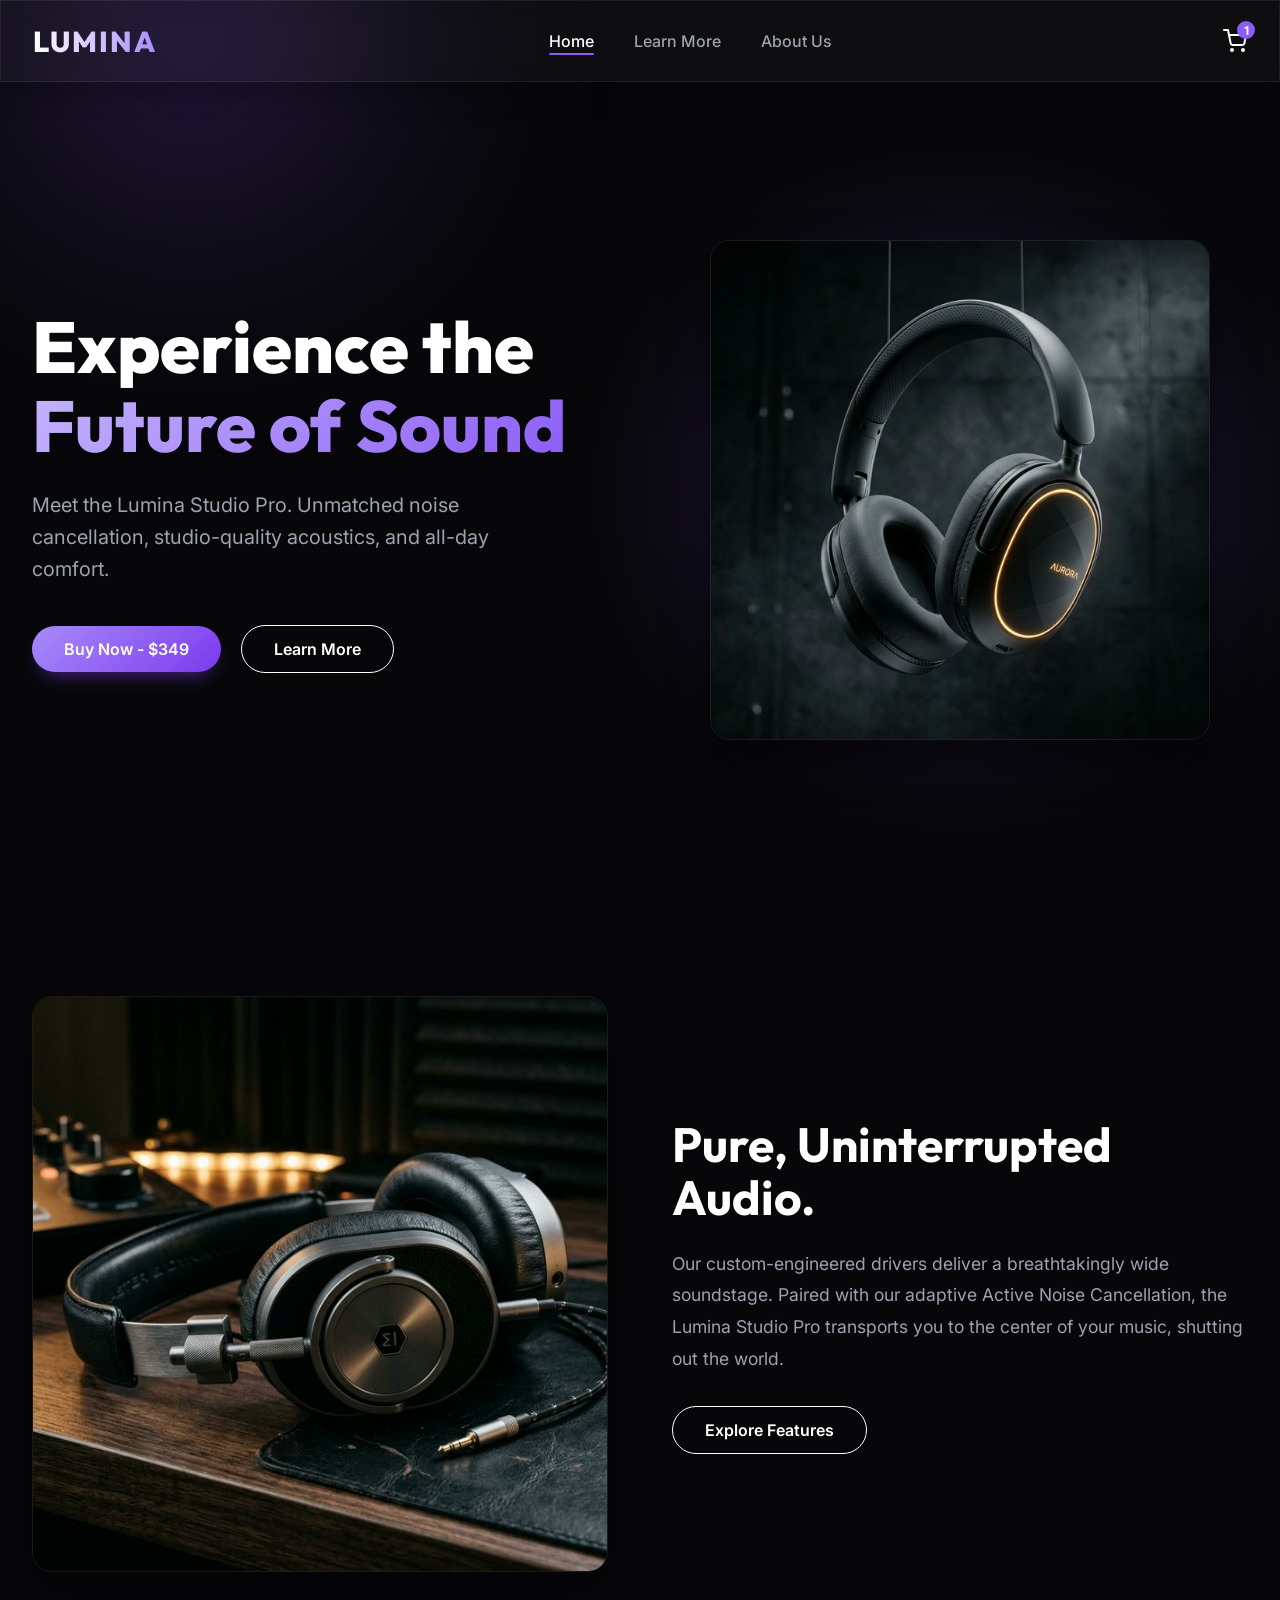
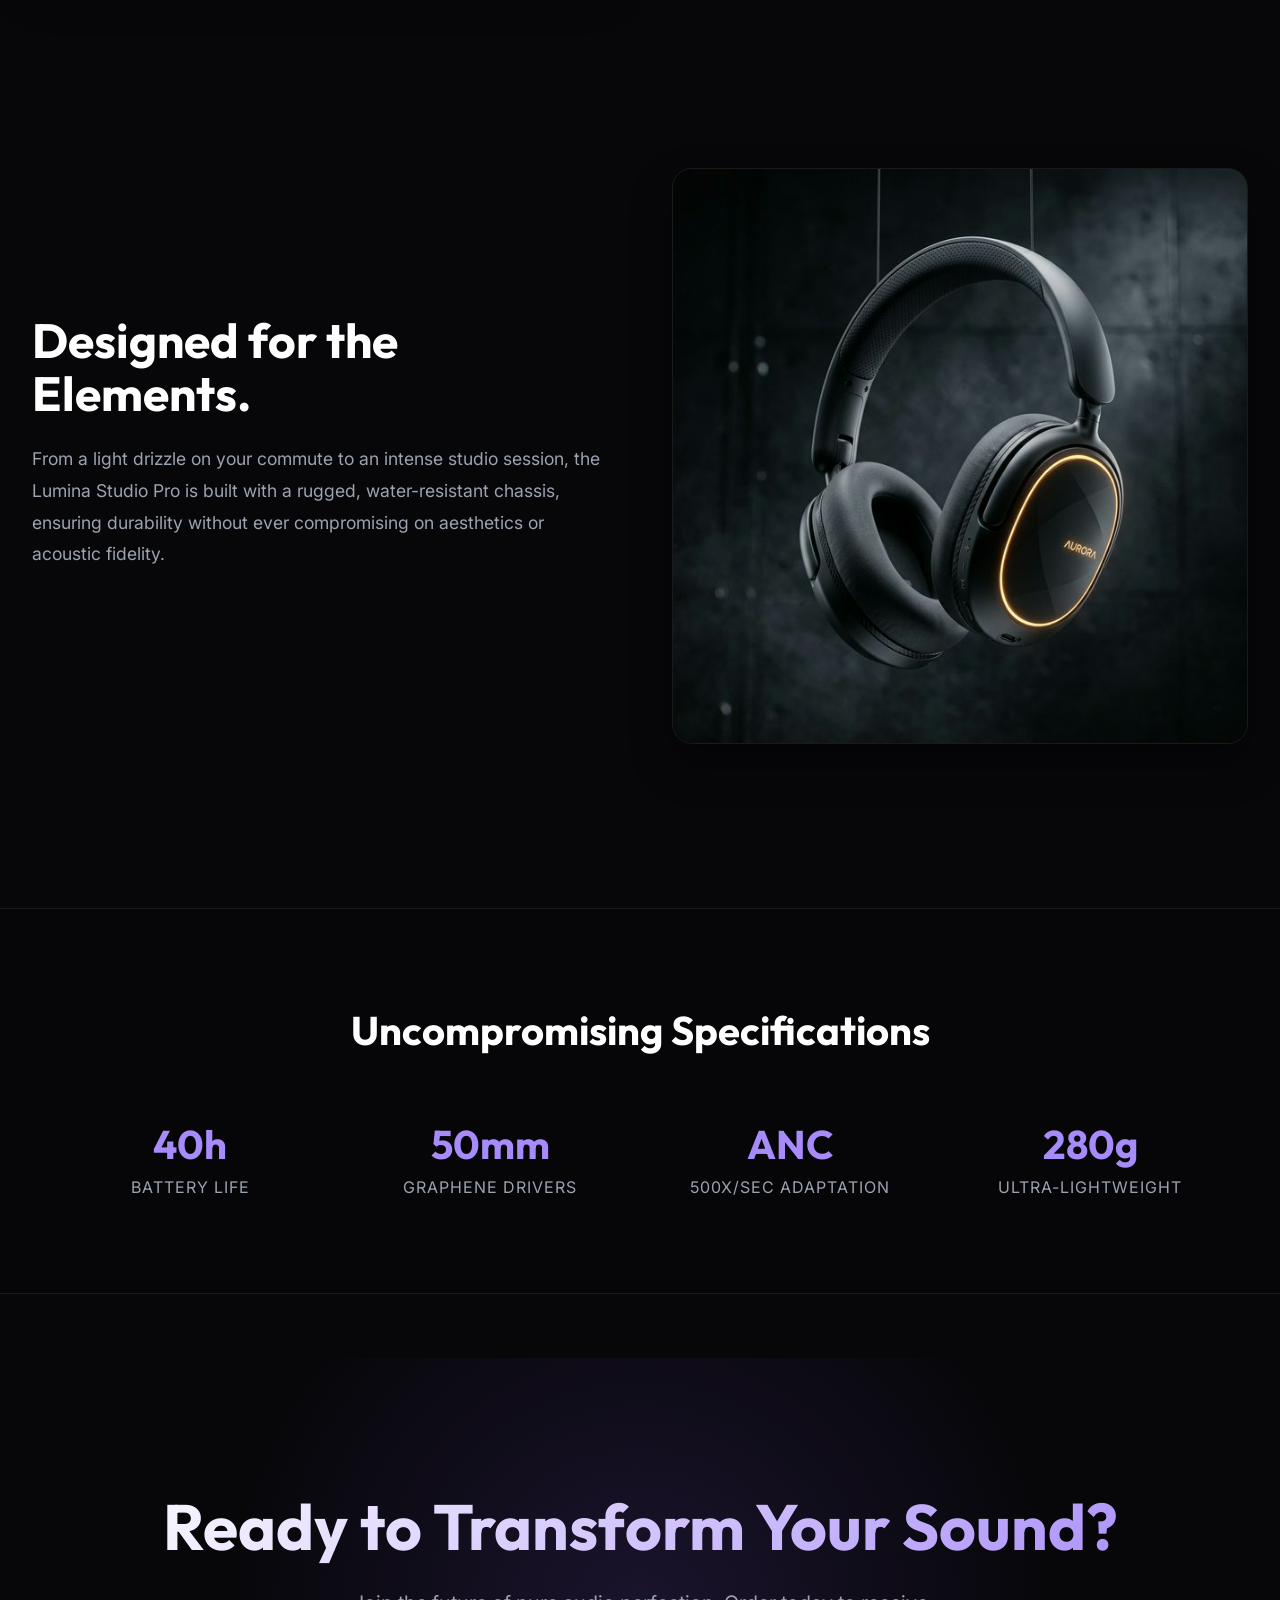
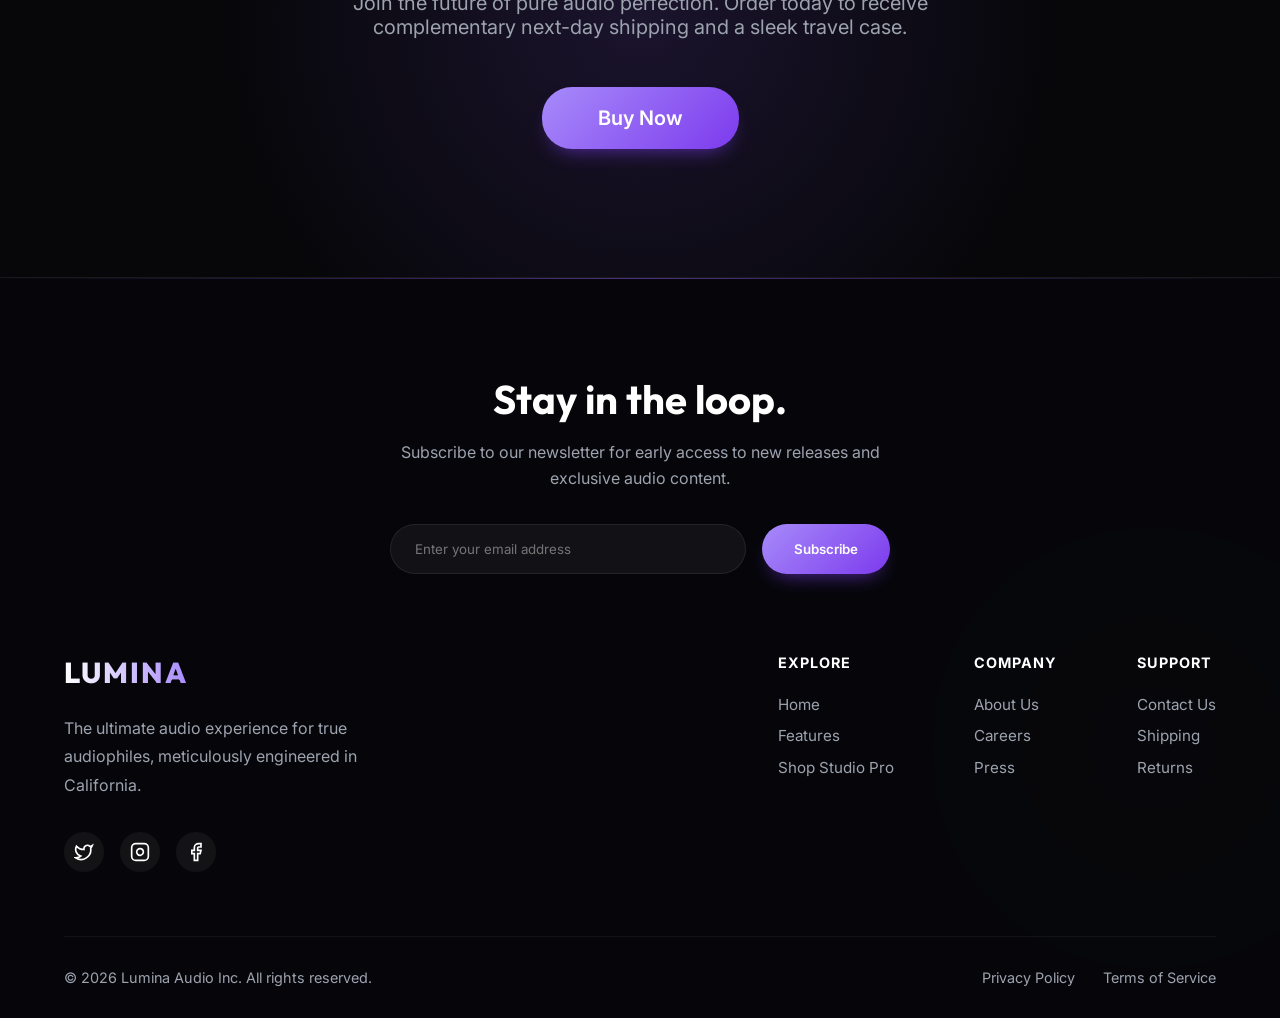
<file: index.html>
<!DOCTYPE html>
<html lang="en">
<head>
    <meta charset="UTF-8">
    <meta name="viewport" content="width=device-width, initial-scale=1.0">
    <title>Lumina | The Ultimate Headphone</title>
    <link rel="icon" type="image/svg+xml" href="images/favicon.svg">
    <link rel="stylesheet" href="css/style.css">
</head>
<body>
    <nav class="navbar glass">
        <div class="container nav-content">
            <a href="index.html" class="logo">LUMINA</a>
            <input type="checkbox" id="nav-toggle" class="nav-toggle">
            <ul class="nav-links">
                <li><a href="index.html" class="active">Home</a></li>
                <li><a href="pages/learn.html">Learn More</a></li>
                <li><a href="pages/about.html">About Us</a></li>
            </ul>
            <div class="nav-icons" style="display: flex; align-items: center;">
                <a href="pages/cart.html" class="cart-icon">
                    <svg width="24" height="24" viewBox="0 0 24 24" fill="none" stroke="currentColor" stroke-width="2" stroke-linecap="round" stroke-linejoin="round"><circle cx="9" cy="21" r="1"></circle><circle cx="20" cy="21" r="1"></circle><path d="M1 1h4l2.68 13.39a2 2 0 0 0 2 1.61h9.72a2 2 0 0 0 2-1.61L23 6H6"></path></svg>
                    <span class="cart-badge">1</span>
                </a>
                <label for="nav-toggle" class="mobile-toggle" aria-label="Toggle navigation">
                    <svg width="24" height="24" viewBox="0 0 24 24" fill="none" stroke="currentColor" stroke-width="2" stroke-linecap="round" stroke-linejoin="round"><line x1="3" y1="12" x2="21" y2="12"></line><line x1="3" y1="6" x2="21" y2="6"></line><line x1="3" y1="18" x2="21" y2="18"></line></svg>
                </label>
            </div>
        </div>
    </nav>

    <header class="hero container">
        <div class="hero-text">
            <h1 class="hero-title">Experience the <br><span class="gradient-text">Future of Sound</span></h1>
            <p class="hero-subtitle">Meet the Lumina Studio Pro. Unmatched noise cancellation, studio-quality acoustics, and all-day comfort.</p>
            <a href="pages/cart.html" class="btn btn-primary">Buy Now - $349</a>
            <a href="pages/learn.html" class="btn btn-outline" style="margin-left: 1rem;">Learn More</a>
        </div>
        <div class="hero-image">
            <div class="image-glow"></div>
            <img src="images/hero-headphones.png" alt="Lumina Studio Pro" class="floating">
        </div>
    </header>

    <section class="container split-section">
        <div class="split-image">
            <img src="images/studio-headphones.png" alt="Acoustic Design">
        </div>
        <div class="split-text">
            <h2>Pure, Uninterrupted Audio.</h2>
            <p>Our custom-engineered drivers deliver a breathtakingly wide soundstage. Paired with our adaptive Active Noise Cancellation, the Lumina Studio Pro transports you to the center of your music, shutting out the world.</p>
            <a href="pages/learn.html" class="btn btn-outline">Explore Features</a>
        </div>
    </section>

    <!-- Durability Section -->
    <section class="container split-section split-reverse">
        <div class="split-image">
            <img src="images/hero-headphones.png" alt="Mobility and Durability">
        </div>
        <div class="split-text">
            <h2>Designed for the Elements.</h2>
            <p>From a light drizzle on your commute to an intense studio session, the Lumina Studio Pro is built with a rugged, water-resistant chassis, ensuring durability without ever compromising on aesthetics or acoustic fidelity.</p>
        </div>
    </section>

    <!-- Specifications Grid -->
    <section class="specs-section">
        <div class="container">
            <h2 class="specs-title">Uncompromising Specifications</h2>
            <div class="specs-grid">
                <div class="spec-item">
                    <h3>40h</h3>
                    <p>Battery Life</p>
                </div>
                <div class="spec-item">
                    <h3>50mm</h3>
                    <p>Graphene Drivers</p>
                </div>
                <div class="spec-item">
                    <h3>ANC</h3>
                    <p>500x/sec Adaptation</p>
                </div>
                <div class="spec-item">
                    <h3>280g</h3>
                    <p>Ultra-lightweight</p>
                </div>
            </div>
        </div>
    </section>

    <!-- Call to Action Section -->
    <section class="cta-section">
        <div class="container">
            <h2>Ready to Transform Your Sound?</h2>
            <p>Join the future of pure audio perfection. Order today to receive complementary next-day shipping and a sleek travel case.</p>
            <a href="pages/cart.html" class="btn btn-primary btn-large">Buy Now</a>
        </div>
    </section>

    <footer class="footer">
        <div class="container">
            <div class="footer-top">
                <div class="footer-newsletter">
                    <h2>Stay in the loop.</h2>
                    <p>Subscribe to our newsletter for early access to new releases and exclusive audio content.</p>
                    <form class="newsletter-form">
                        <input type="email" placeholder="Enter your email address" required>
                        <button type="submit" class="btn btn-primary">Subscribe</button>
                    </form>
                </div>
            </div>
            
            <div class="footer-content">
                <div class="footer-brand">
                    <a href="index.html" class="logo">LUMINA</a>
                    <p>The ultimate audio experience for true audiophiles, meticulously engineered in California.</p>
                    <div class="social-links">
                        <a href="#" aria-label="Twitter"><svg width="20" height="20" viewBox="0 0 24 24" fill="none" stroke="currentColor" stroke-width="2"><path d="M22 4s-.7 2.1-2 3.4c1.6 10-9.4 17.3-18 11.6 2.2.1 4.4-.6 6-2C3 15.5.5 9.6 3 5c2.2 2.6 5.6 4.1 9 4-.9-4.2 4-6.6 7-3.8 1.1 0 3-1.2 3-1.2z"></path></svg></a>
                        <a href="#" aria-label="Instagram"><svg width="20" height="20" viewBox="0 0 24 24" fill="none" stroke="currentColor" stroke-width="2"><rect x="2" y="2" width="20" height="20" rx="5" ry="5"></rect><path d="M16 11.37A4 4 0 1 1 12.63 8 4 4 0 0 1 16 11.37z"></path><line x1="17.5" y1="6.5" x2="17.51" y2="6.5"></line></svg></a>
                        <a href="#" aria-label="Facebook"><svg width="20" height="20" viewBox="0 0 24 24" fill="none" stroke="currentColor" stroke-width="2"><path d="M18 2h-3a5 5 0 0 0-5 5v3H7v4h3v8h4v-8h3l1-4h-4V7a1 1 0 0 1 1-1h3z"></path></svg></a>
                    </div>
                </div>
                
                <div class="footer-links">
                    <div class="link-group">
                        <h4>Explore</h4>
                        <a href="index.html">Home</a>
                        <a href="pages/learn.html">Features</a>
                        <a href="pages/cart.html">Shop Studio Pro</a>
                    </div>
                    <div class="link-group">
                        <h4>Company</h4>
                        <a href="pages/about.html">About Us</a>
                        <a href="#">Careers</a>
                        <a href="#">Press</a>
                    </div>
                    <div class="link-group">
                        <h4>Support</h4>
                        <a href="#">Contact Us</a>
                        <a href="#">Shipping</a>
                        <a href="#">Returns</a>
                    </div>
                </div>
            </div>
            
            <div class="footer-bottom">
                <p>&copy; 2026 Lumina Audio Inc. All rights reserved.</p>
                <div class="footer-legal">
                    <a href="#">Privacy Policy</a>
                    <a href="#">Terms of Service</a>
                </div>
            </div>
        </div>
    </footer>
</body>
</html>
</file>
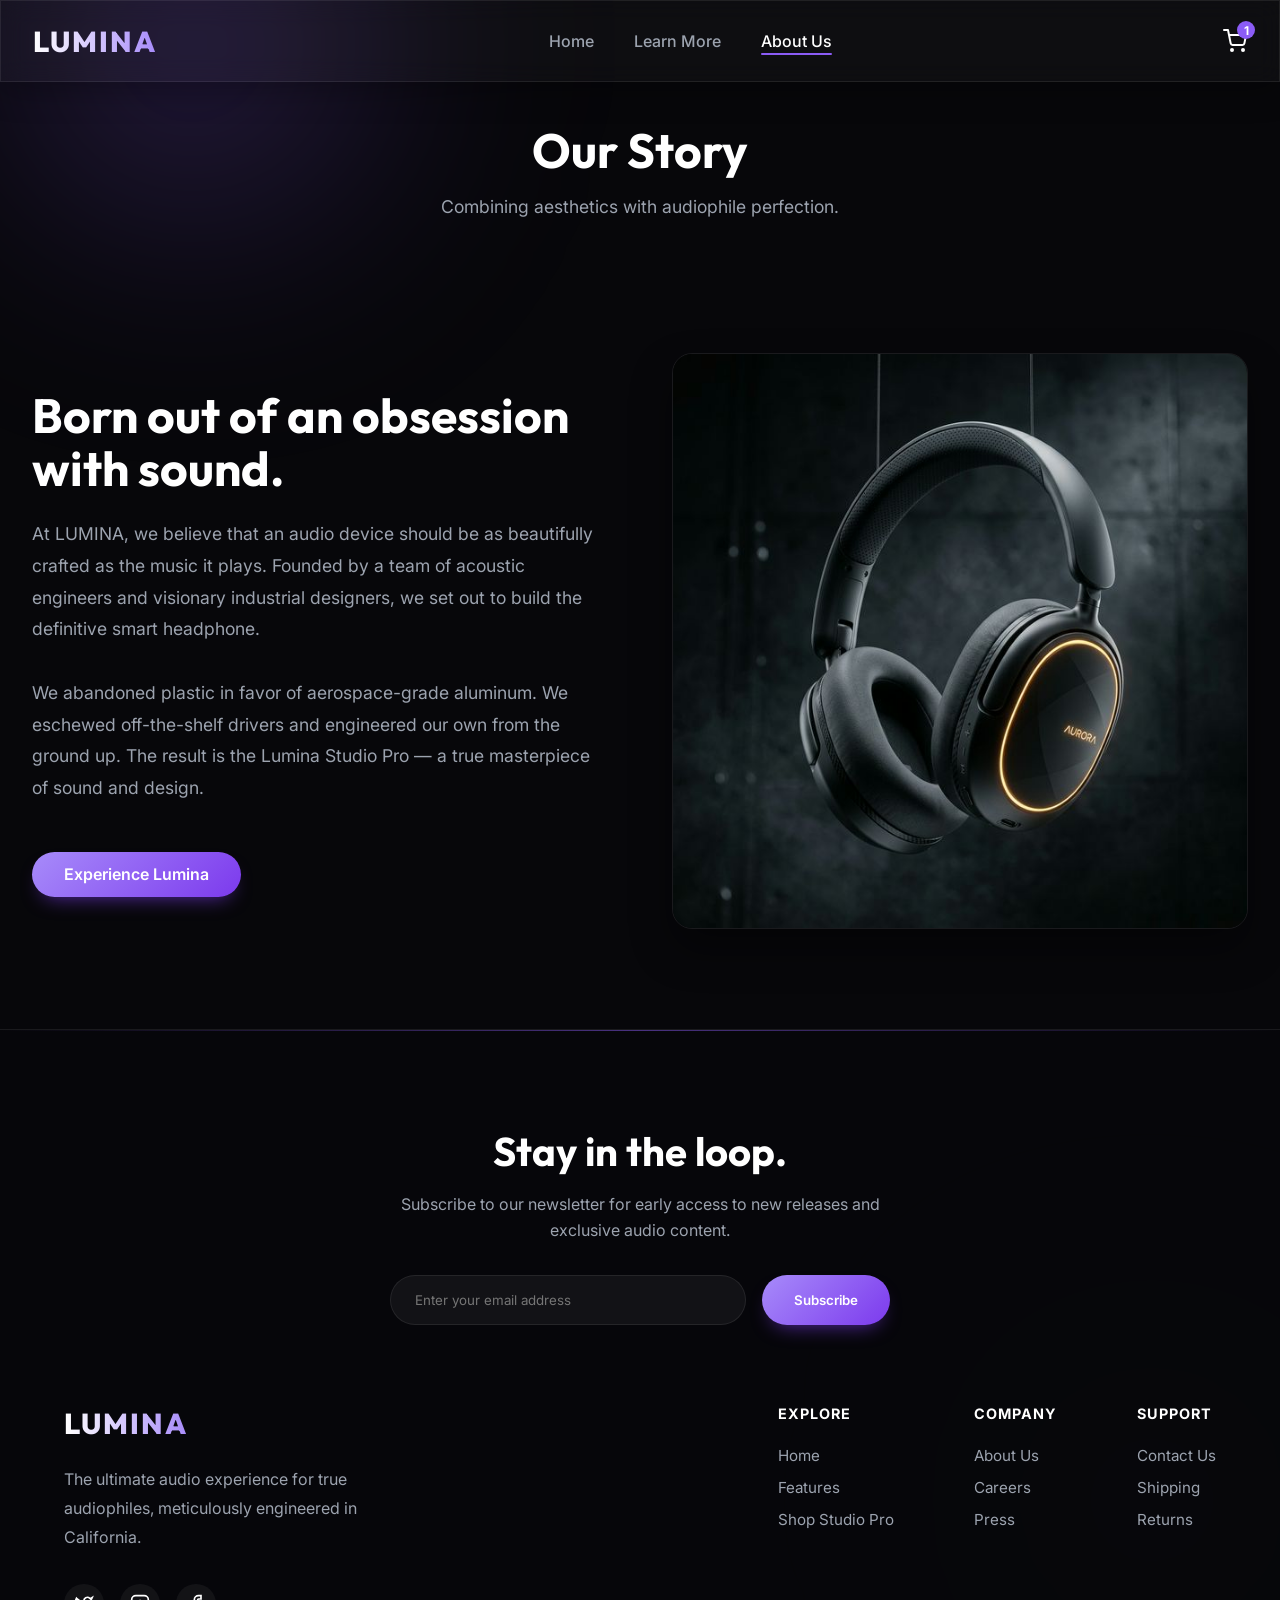
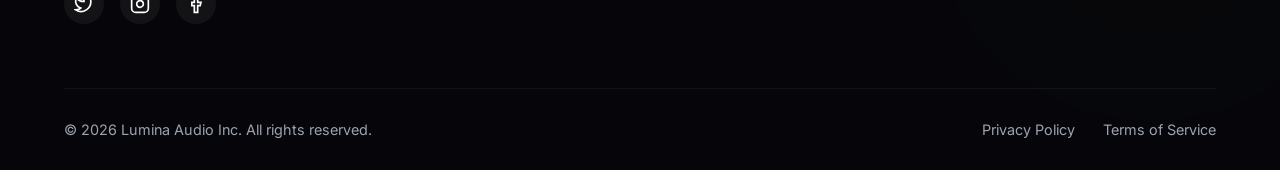
<file: pages/about.html>
<!DOCTYPE html>
<html lang="en">
<head>
    <meta charset="UTF-8">
    <meta name="viewport" content="width=device-width, initial-scale=1.0">
    <title>Lumina | About Us</title>
    <link rel="icon" type="image/svg+xml" href="../images/favicon.svg">
    <link rel="stylesheet" href="../css/style.css">
</head>
<body>
    <nav class="navbar glass">
        <div class="container nav-content">
            <a href="../index.html" class="logo">LUMINA</a>
            <input type="checkbox" id="nav-toggle" class="nav-toggle">
            <ul class="nav-links">
                <li><a href="../index.html">Home</a></li>
                <li><a href="learn.html">Learn More</a></li>
                <li><a href="about.html" class="active">About Us</a></li>
            </ul>
            <div class="nav-icons" style="display: flex; align-items: center;">
                <a href="cart.html" class="cart-icon">
                    <svg width="24" height="24" viewBox="0 0 24 24" fill="none" stroke="currentColor" stroke-width="2" stroke-linecap="round" stroke-linejoin="round"><circle cx="9" cy="21" r="1"></circle><circle cx="20" cy="21" r="1"></circle><path d="M1 1h4l2.68 13.39a2 2 0 0 0 2 1.61h9.72a2 2 0 0 0 2-1.61L23 6H6"></path></svg>
                    <span class="cart-badge">1</span>
                </a>
                <label for="nav-toggle" class="mobile-toggle" aria-label="Toggle navigation">
                    <svg width="24" height="24" viewBox="0 0 24 24" fill="none" stroke="currentColor" stroke-width="2" stroke-linecap="round" stroke-linejoin="round"><line x1="3" y1="12" x2="21" y2="12"></line><line x1="3" y1="6" x2="21" y2="6"></line><line x1="3" y1="18" x2="21" y2="18"></line></svg>
                </label>
            </div>
        </div>
    </nav>

    <div class="page-header container">
        <h1>Our Story</h1>
        <p>Combining aesthetics with audiophile perfection.</p>
    </div>

    <section class="container split-section">
        <div class="split-text">
            <h2>Born out of an obsession with sound.</h2>
            <p>At LUMINA, we believe that an audio device should be as beautifully crafted as the music it plays. Founded by a team of acoustic engineers and visionary industrial designers, we set out to build the definitive smart headphone.</p>
            <p>We abandoned plastic in favor of aerospace-grade aluminum. We eschewed off-the-shelf drivers and engineered our own from the ground up. The result is the Lumina Studio Pro — a true masterpiece of sound and design.</p>
            <a href="cart.html" class="btn btn-primary" style="margin-top: 1rem;">Experience Lumina</a>
        </div>
        <div class="split-image">
            <img src="../images/hero-headphones.png" alt="Design Process">
        </div>
    </section>

    <footer class="footer">
        <div class="container">
            <div class="footer-top">
                <div class="footer-newsletter">
                    <h2>Stay in the loop.</h2>
                    <p>Subscribe to our newsletter for early access to new releases and exclusive audio content.</p>
                    <form class="newsletter-form">
                        <input type="email" placeholder="Enter your email address" required>
                        <button type="submit" class="btn btn-primary">Subscribe</button>
                    </form>
                </div>
            </div>
            
            <div class="footer-content">
                <div class="footer-brand">
                    <a href="../index.html" class="logo">LUMINA</a>
                    <p>The ultimate audio experience for true audiophiles, meticulously engineered in California.</p>
                    <div class="social-links">
                        <a href="#" aria-label="Twitter"><svg width="20" height="20" viewBox="0 0 24 24" fill="none" stroke="currentColor" stroke-width="2"><path d="M22 4s-.7 2.1-2 3.4c1.6 10-9.4 17.3-18 11.6 2.2.1 4.4-.6 6-2C3 15.5.5 9.6 3 5c2.2 2.6 5.6 4.1 9 4-.9-4.2 4-6.6 7-3.8 1.1 0 3-1.2 3-1.2z"></path></svg></a>
                        <a href="#" aria-label="Instagram"><svg width="20" height="20" viewBox="0 0 24 24" fill="none" stroke="currentColor" stroke-width="2"><rect x="2" y="2" width="20" height="20" rx="5" ry="5"></rect><path d="M16 11.37A4 4 0 1 1 12.63 8 4 4 0 0 1 16 11.37z"></path><line x1="17.5" y1="6.5" x2="17.51" y2="6.5"></line></svg></a>
                        <a href="#" aria-label="Facebook"><svg width="20" height="20" viewBox="0 0 24 24" fill="none" stroke="currentColor" stroke-width="2"><path d="M18 2h-3a5 5 0 0 0-5 5v3H7v4h3v8h4v-8h3l1-4h-4V7a1 1 0 0 1 1-1h3z"></path></svg></a>
                    </div>
                </div>
                
                <div class="footer-links">
                    <div class="link-group">
                        <h4>Explore</h4>
                        <a href="../index.html">Home</a>
                        <a href="learn.html">Features</a>
                        <a href="cart.html">Shop Studio Pro</a>
                    </div>
                    <div class="link-group">
                        <h4>Company</h4>
                        <a href="about.html">About Us</a>
                        <a href="#">Careers</a>
                        <a href="#">Press</a>
                    </div>
                    <div class="link-group">
                        <h4>Support</h4>
                        <a href="#">Contact Us</a>
                        <a href="#">Shipping</a>
                        <a href="#">Returns</a>
                    </div>
                </div>
            </div>
            
            <div class="footer-bottom">
                <p>&copy; 2026 Lumina Audio Inc. All rights reserved.</p>
                <div class="footer-legal">
                    <a href="#">Privacy Policy</a>
                    <a href="#">Terms of Service</a>
                </div>
            </div>
        </div>
    </footer>
</body>
</html>
</file>
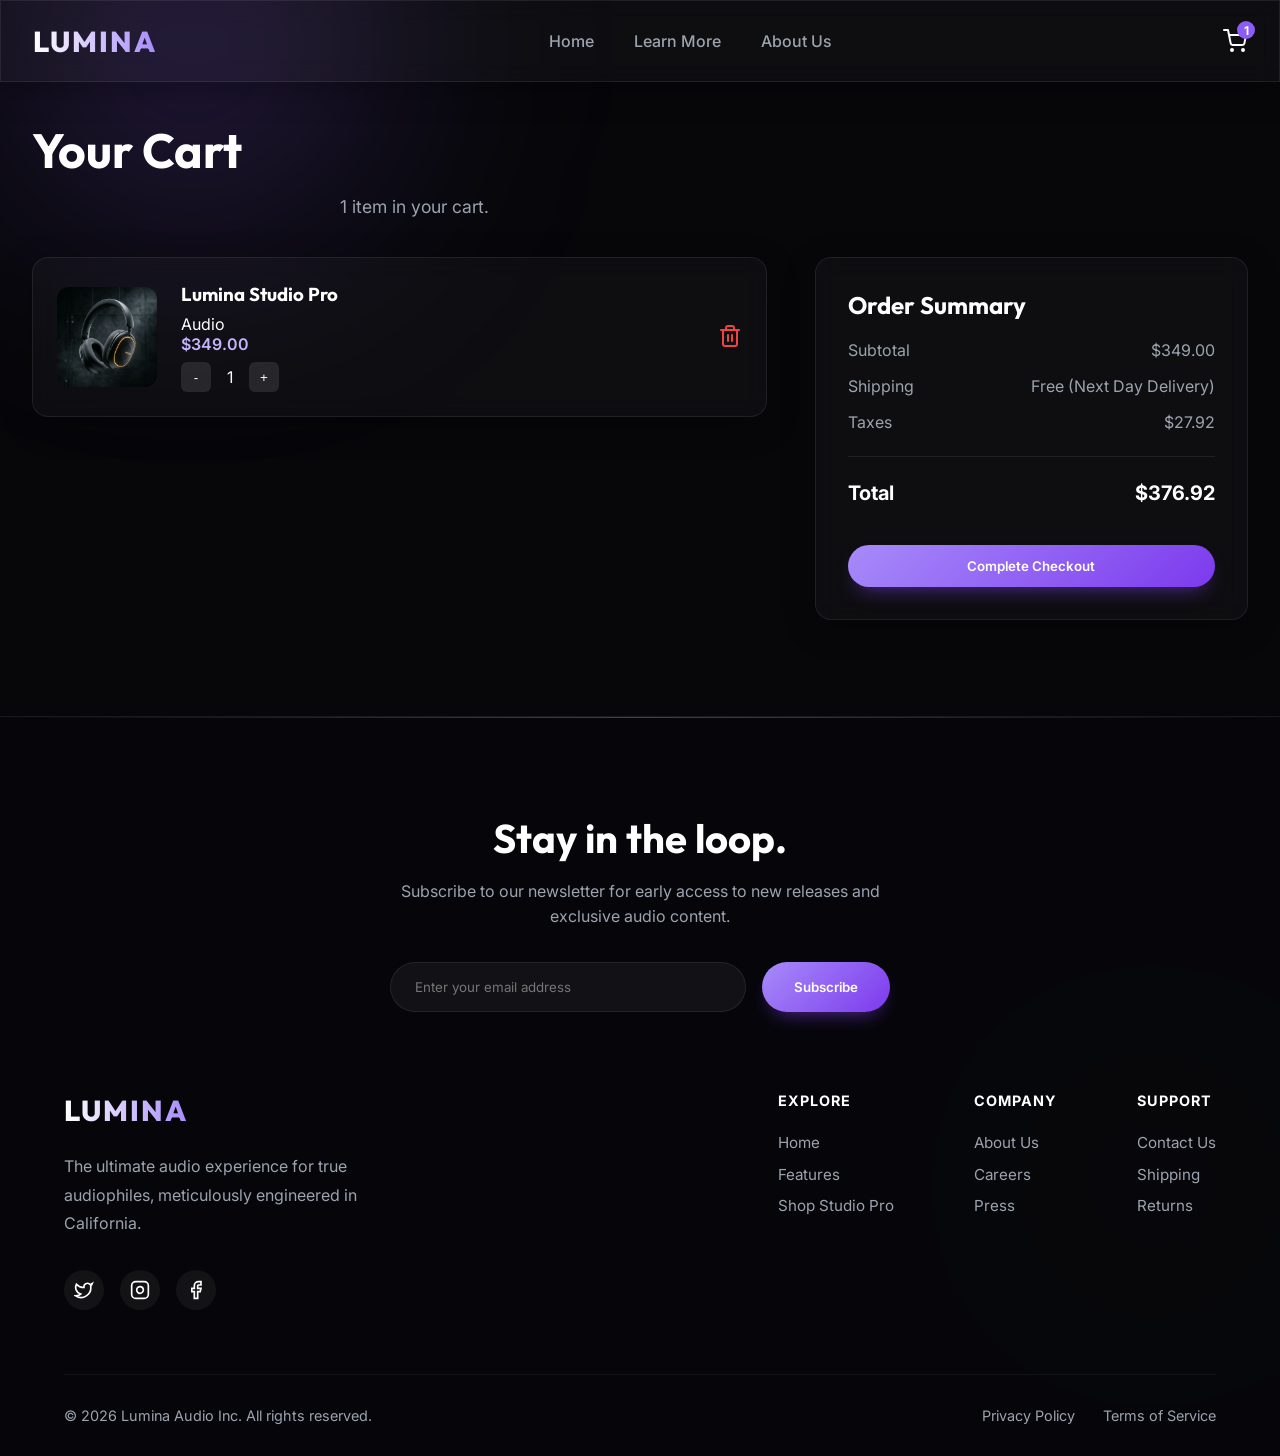
<file: pages/cart.html>
<!DOCTYPE html>
<html lang="en">
<head>
    <meta charset="UTF-8">
    <meta name="viewport" content="width=device-width, initial-scale=1.0">
    <title>Lumina | Cart</title>
    <link rel="icon" type="image/svg+xml" href="../images/favicon.svg">
    <link rel="stylesheet" href="../css/style.css">
</head>
<body>
    <nav class="navbar glass">
        <div class="container nav-content">
            <a href="../index.html" class="logo">LUMINA</a>
            <input type="checkbox" id="nav-toggle" class="nav-toggle">
            <ul class="nav-links">
                <li><a href="../index.html">Home</a></li>
                <li><a href="learn.html">Learn More</a></li>
                <li><a href="about.html">About Us</a></li>
            </ul>
            <div class="nav-icons" style="display: flex; align-items: center;">
                <a href="cart.html" class="cart-icon">
                    <svg width="24" height="24" viewBox="0 0 24 24" fill="none" stroke="currentColor" stroke-width="2" stroke-linecap="round" stroke-linejoin="round"><circle cx="9" cy="21" r="1"></circle><circle cx="20" cy="21" r="1"></circle><path d="M1 1h4l2.68 13.39a2 2 0 0 0 2 1.61h9.72a2 2 0 0 0 2-1.61L23 6H6"></path></svg>
                    <span class="cart-badge">1</span>
                </a>
                <label for="nav-toggle" class="mobile-toggle" aria-label="Toggle navigation">
                    <svg width="24" height="24" viewBox="0 0 24 24" fill="none" stroke="currentColor" stroke-width="2" stroke-linecap="round" stroke-linejoin="round"><line x1="3" y1="12" x2="21" y2="12"></line><line x1="3" y1="6" x2="21" y2="6"></line><line x1="3" y1="18" x2="21" y2="18"></line></svg>
                </label>
            </div>
        </div>
    </nav>

    <div class="page-header container" style="text-align: left;">
        <h1>Your Cart</h1>
        <p>1 item in your cart.</p>
    </div>

    <section class="container cart-layout">
        <div class="cart-items">
            <!-- Cart Item -->
            <div class="cart-item glass">
                <img src="../images/hero-headphones.png" alt="Lumina Studio Pro">
                <div class="cart-item-details">
                    <h3>Lumina Studio Pro</h3>
                    <p class="product-category">Audio</p>
                    <p class="cart-item-price">$349.00</p>
                    <div class="cart-quantity">
                        <button class="qty-btn">-</button>
                        <span>1</span>
                        <button class="qty-btn">+</button>
                    </div>
                </div>
                <button class="remove-btn">
                    <svg width="24" height="24" viewBox="0 0 24 24" fill="none" stroke="currentColor" stroke-width="2" stroke-linecap="round" stroke-linejoin="round"><path d="M3 6h18"></path><path d="M19 6v14a2 2 0 0 1-2 2H7a2 2 0 0 1-2-2V6m3 0V4a2 2 0 0 1 2-2h4a2 2 0 0 1 2 2v2"></path><line x1="10" y1="11" x2="10" y2="17"></line><line x1="14" y1="11" x2="14" y2="17"></line></svg>
                </button>
            </div>
        </div>

        <div class="cart-summary glass">
            <h2>Order Summary</h2>
            <br>
            <div class="summary-row">
                <span>Subtotal</span>
                <span>$349.00</span>
            </div>
            <div class="summary-row">
                <span>Shipping</span>
                <span>Free (Next Day Delivery)</span>
            </div>
            <div class="summary-row">
                <span>Taxes</span>
                <span>$27.92</span>
            </div>
            <div class="summary-total">
                <span>Total</span>
                <span>$376.92</span>
            </div>
            <button class="btn btn-primary" style="margin-top: 1rem;">Complete Checkout</button>
        </div>
    </section>

    <footer class="footer">
        <div class="container">
            <div class="footer-top">
                <div class="footer-newsletter">
                    <h2>Stay in the loop.</h2>
                    <p>Subscribe to our newsletter for early access to new releases and exclusive audio content.</p>
                    <form class="newsletter-form">
                        <input type="email" placeholder="Enter your email address" required>
                        <button type="submit" class="btn btn-primary">Subscribe</button>
                    </form>
                </div>
            </div>
            
            <div class="footer-content">
                <div class="footer-brand">
                    <a href="../index.html" class="logo">LUMINA</a>
                    <p>The ultimate audio experience for true audiophiles, meticulously engineered in California.</p>
                    <div class="social-links">
                        <a href="#" aria-label="Twitter"><svg width="20" height="20" viewBox="0 0 24 24" fill="none" stroke="currentColor" stroke-width="2"><path d="M22 4s-.7 2.1-2 3.4c1.6 10-9.4 17.3-18 11.6 2.2.1 4.4-.6 6-2C3 15.5.5 9.6 3 5c2.2 2.6 5.6 4.1 9 4-.9-4.2 4-6.6 7-3.8 1.1 0 3-1.2 3-1.2z"></path></svg></a>
                        <a href="#" aria-label="Instagram"><svg width="20" height="20" viewBox="0 0 24 24" fill="none" stroke="currentColor" stroke-width="2"><rect x="2" y="2" width="20" height="20" rx="5" ry="5"></rect><path d="M16 11.37A4 4 0 1 1 12.63 8 4 4 0 0 1 16 11.37z"></path><line x1="17.5" y1="6.5" x2="17.51" y2="6.5"></line></svg></a>
                        <a href="#" aria-label="Facebook"><svg width="20" height="20" viewBox="0 0 24 24" fill="none" stroke="currentColor" stroke-width="2"><path d="M18 2h-3a5 5 0 0 0-5 5v3H7v4h3v8h4v-8h3l1-4h-4V7a1 1 0 0 1 1-1h3z"></path></svg></a>
                    </div>
                </div>
                
                <div class="footer-links">
                    <div class="link-group">
                        <h4>Explore</h4>
                        <a href="../index.html">Home</a>
                        <a href="learn.html">Features</a>
                        <a href="cart.html">Shop Studio Pro</a>
                    </div>
                    <div class="link-group">
                        <h4>Company</h4>
                        <a href="about.html">About Us</a>
                        <a href="#">Careers</a>
                        <a href="#">Press</a>
                    </div>
                    <div class="link-group">
                        <h4>Support</h4>
                        <a href="#">Contact Us</a>
                        <a href="#">Shipping</a>
                        <a href="#">Returns</a>
                    </div>
                </div>
            </div>
            
            <div class="footer-bottom">
                <p>&copy; 2026 Lumina Audio Inc. All rights reserved.</p>
                <div class="footer-legal">
                    <a href="#">Privacy Policy</a>
                    <a href="#">Terms of Service</a>
                </div>
            </div>
        </div>
    </footer>
</body>
</html>
</file>
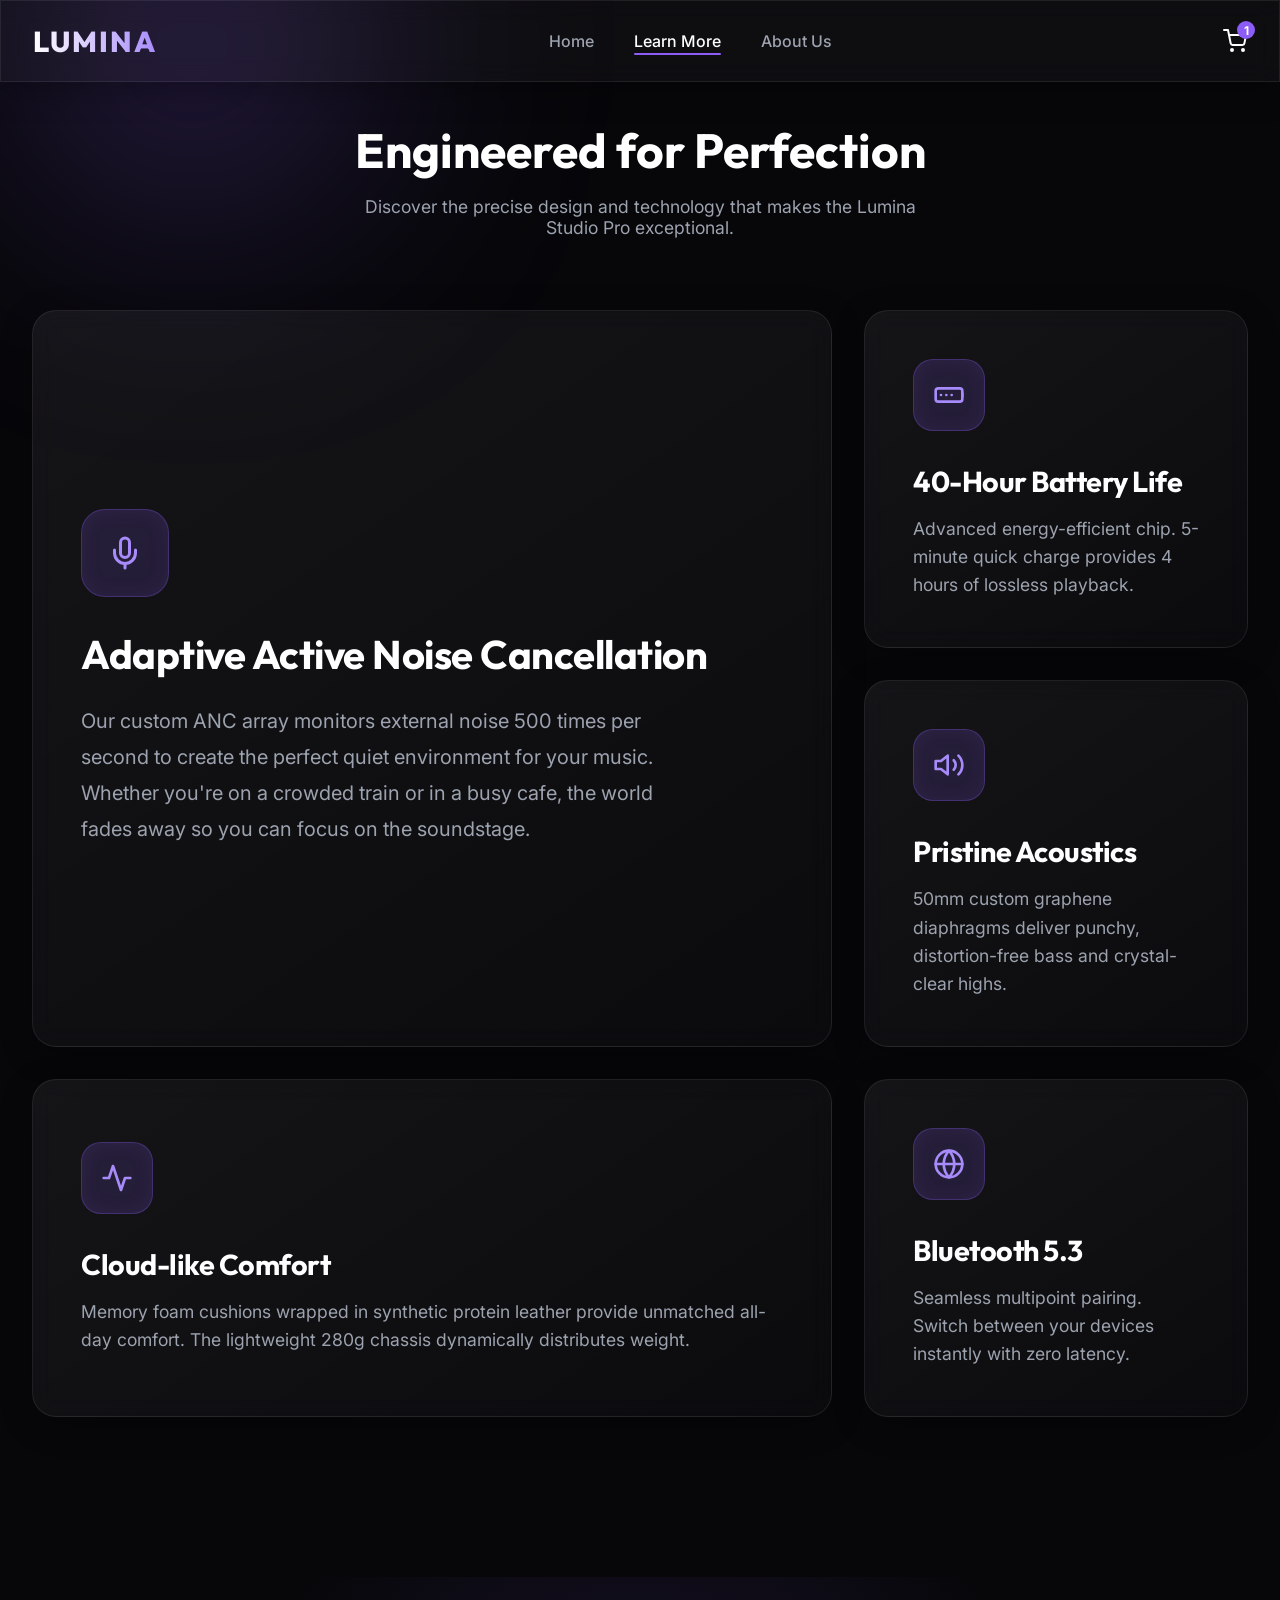
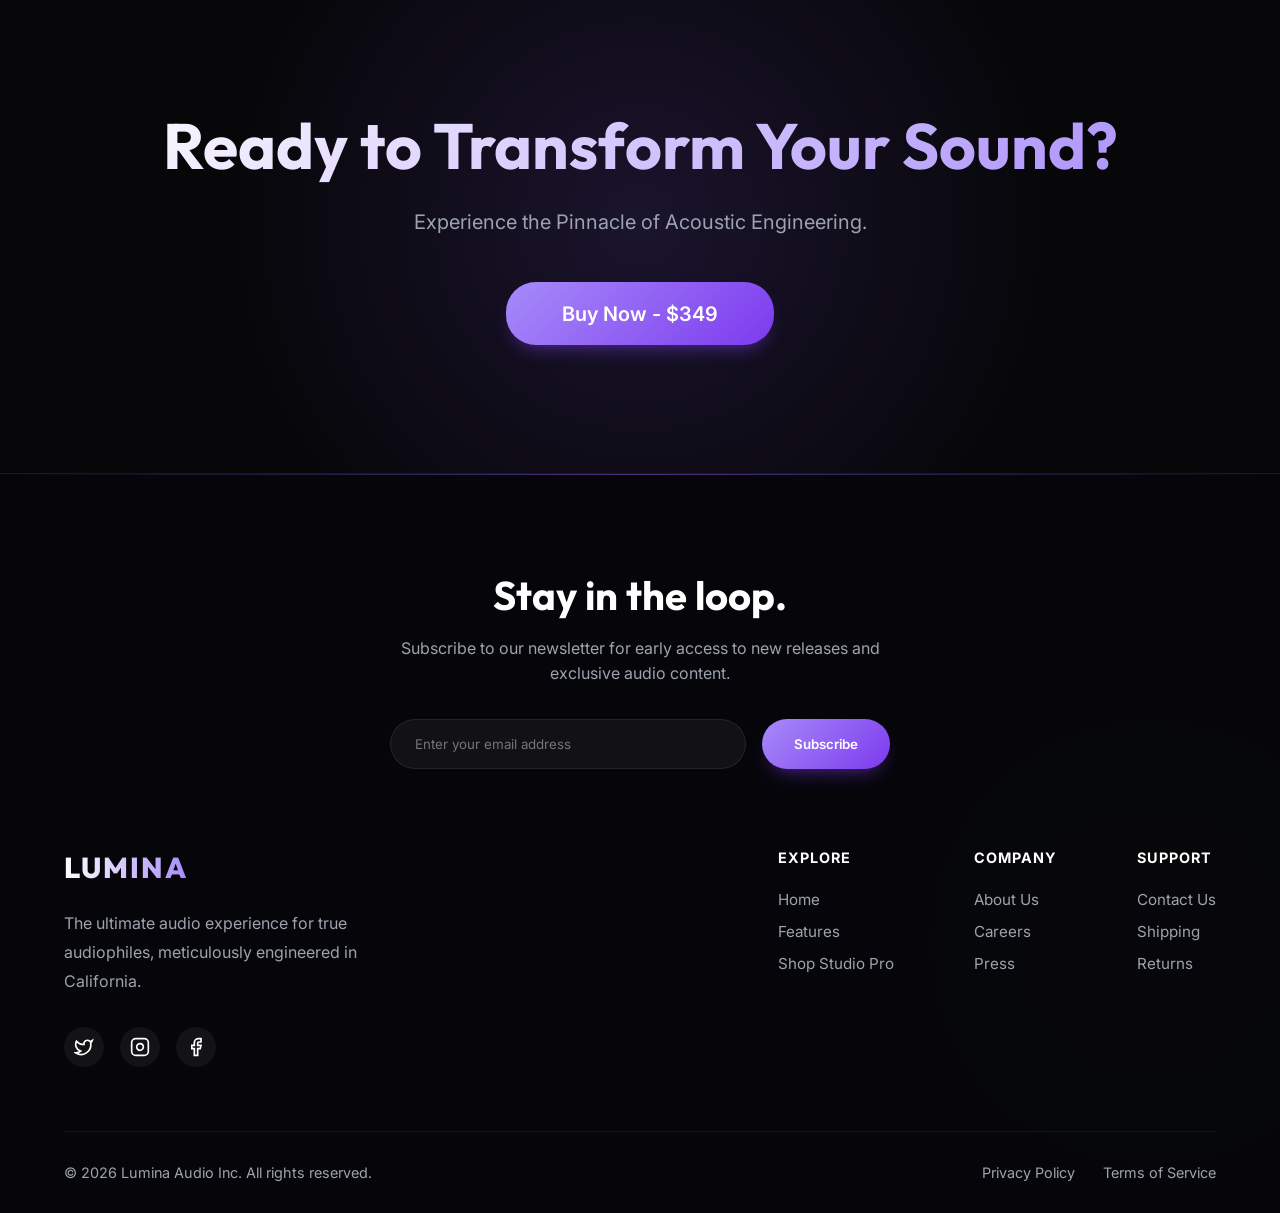
<file: pages/learn.html>
<!DOCTYPE html>
<html lang="en">
<head>
    <meta charset="UTF-8">
    <meta name="viewport" content="width=device-width, initial-scale=1.0">
    <title>Lumina | Learn More</title>
    <link rel="icon" type="image/svg+xml" href="../images/favicon.svg">
    <link rel="stylesheet" href="../css/style.css">
</head>
<body>
    <nav class="navbar glass">
        <div class="container nav-content">
            <a href="../index.html" class="logo">LUMINA</a>
            <input type="checkbox" id="nav-toggle" class="nav-toggle">
            <ul class="nav-links">
                <li><a href="../index.html">Home</a></li>
                <li><a href="learn.html" class="active">Learn More</a></li>
                <li><a href="about.html">About Us</a></li>
            </ul>
            <div class="nav-icons" style="display: flex; align-items: center;">
                <a href="cart.html" class="cart-icon">
                    <svg width="24" height="24" viewBox="0 0 24 24" fill="none" stroke="currentColor" stroke-width="2" stroke-linecap="round" stroke-linejoin="round"><circle cx="9" cy="21" r="1"></circle><circle cx="20" cy="21" r="1"></circle><path d="M1 1h4l2.68 13.39a2 2 0 0 0 2 1.61h9.72a2 2 0 0 0 2-1.61L23 6H6"></path></svg>
                    <span class="cart-badge">1</span>
                </a>
                <label for="nav-toggle" class="mobile-toggle" aria-label="Toggle navigation">
                    <svg width="24" height="24" viewBox="0 0 24 24" fill="none" stroke="currentColor" stroke-width="2" stroke-linecap="round" stroke-linejoin="round"><line x1="3" y1="12" x2="21" y2="12"></line><line x1="3" y1="6" x2="21" y2="6"></line><line x1="3" y1="18" x2="21" y2="18"></line></svg>
                </label>
            </div>
        </div>
    </nav>

    <div class="page-header container">
        <h1>Engineered for Perfection</h1>
        <p>Discover the precise design and technology that makes the Lumina Studio Pro exceptional.</p>
    </div>

    <!-- Bento Grid Section -->
    <section class="bento-container container">
        <div class="bento-grid">
            <!-- Feature: ANC -->
            <div class="bento-item glass bento-large">
                <div class="bento-icon">
                    <svg width="36" height="36" viewBox="0 0 24 24" fill="none" stroke="currentColor" stroke-width="2" stroke-linecap="round" stroke-linejoin="round"><path d="M12 2a3 3 0 0 0-3 3v7a3 3 0 0 0 6 0V5a3 3 0 0 0-3-3Z"></path><path d="M19 10v2a7 7 0 0 1-14 0v-2"></path><line x1="12" y1="19" x2="12" y2="22"></line></svg>
                </div>
                <h3>Adaptive Active Noise Cancellation</h3>
                <p>Our custom ANC array monitors external noise 500 times per second to create the perfect quiet environment for your music. Whether you're on a crowded train or in a busy cafe, the world fades away so you can focus on the soundstage.</p>
            </div>
            
            <!-- Feature: Battery -->
            <div class="bento-item glass">
                <div class="bento-icon">
                    <svg width="32" height="32" viewBox="0 0 24 24" fill="none" stroke="currentColor" stroke-width="2" stroke-linecap="round" stroke-linejoin="round"><rect x="2" y="7" width="20" height="10" rx="2" ry="2"></rect><line x1="22" y1="11" x2="22" y2="13"></line><line x1="6" y1="12" x2="6" y2="12"></line><line x1="10" y1="12" x2="10" y2="12"></line><line x1="14" y1="12" x2="14" y2="12"></line></svg>
                </div>
                <h3>40-Hour Battery Life</h3>
                <p>Advanced energy-efficient chip. 5-minute quick charge provides 4 hours of lossless playback.</p>
            </div>

            <!-- Feature: Acoustics -->
            <div class="bento-item glass">
                <div class="bento-icon">
                    <svg width="32" height="32" viewBox="0 0 24 24" fill="none" stroke="currentColor" stroke-width="2" stroke-linecap="round" stroke-linejoin="round"><polygon points="11 5 6 9 2 9 2 15 6 15 11 19 11 5"></polygon><path d="M15.54 8.46a5 5 0 0 1 0 7.07"></path><path d="M19.07 4.93a10 10 0 0 1 0 14.14"></path></svg>
                </div>
                <h3>Pristine Acoustics</h3>
                <p>50mm custom graphene diaphragms deliver punchy, distortion-free bass and crystal-clear highs.</p>
            </div>

            <!-- Feature: Comfort -->
            <div class="bento-item glass bento-wide">
                <div class="bento-icon">
                    <svg width="32" height="32" viewBox="0 0 24 24" fill="none" stroke="currentColor" stroke-width="2" stroke-linecap="round" stroke-linejoin="round"><path d="M22 12h-4l-3 9L9 3l-3 9H2"></path></svg>
                </div>
                <h3>Cloud-like Comfort</h3>
                <p>Memory foam cushions wrapped in synthetic protein leather provide unmatched all-day comfort. The lightweight 280g chassis dynamically distributes weight.</p>
            </div>

            <!-- Feature: Connectivity -->
            <div class="bento-item glass">
                <div class="bento-icon">
                    <svg width="32" height="32" viewBox="0 0 24 24" fill="none" stroke="currentColor" stroke-width="2" stroke-linecap="round" stroke-linejoin="round"><circle cx="12" cy="12" r="10"></circle><path d="M12 2a15.3 15.3 0 0 1 4 10 15.3 15.3 0 0 1-4 10 15.3 15.3 0 0 1-4-10 15.3 15.3 0 0 1 4-10z"></path><path d="M2 12h20"></path></svg>
                </div>
                <h3>Bluetooth 5.3</h3>
                <p>Seamless multipoint pairing. Switch between your devices instantly with zero latency.</p>
            </div>


        </div>
    </section>
    
    <section class="cta-section">
        <div class="container">
            <h2>Ready to Transform Your Sound?</h2>
            <p>Experience the Pinnacle of Acoustic Engineering.</p>
            <a href="cart.html" class="btn btn-primary btn-large">Buy Now - $349</a>
        </div>
    </section>

    <footer class="footer">
        <div class="container">
            <div class="footer-top">
                <div class="footer-newsletter">
                    <h2>Stay in the loop.</h2>
                    <p>Subscribe to our newsletter for early access to new releases and exclusive audio content.</p>
                    <form class="newsletter-form">
                        <input type="email" placeholder="Enter your email address" required>
                        <button type="submit" class="btn btn-primary">Subscribe</button>
                    </form>
                </div>
            </div>
            
            <div class="footer-content">
                <div class="footer-brand">
                    <a href="../index.html" class="logo">LUMINA</a>
                    <p>The ultimate audio experience for true audiophiles, meticulously engineered in California.</p>
                    <div class="social-links">
                        <a href="#" aria-label="Twitter"><svg width="20" height="20" viewBox="0 0 24 24" fill="none" stroke="currentColor" stroke-width="2"><path d="M22 4s-.7 2.1-2 3.4c1.6 10-9.4 17.3-18 11.6 2.2.1 4.4-.6 6-2C3 15.5.5 9.6 3 5c2.2 2.6 5.6 4.1 9 4-.9-4.2 4-6.6 7-3.8 1.1 0 3-1.2 3-1.2z"></path></svg></a>
                        <a href="#" aria-label="Instagram"><svg width="20" height="20" viewBox="0 0 24 24" fill="none" stroke="currentColor" stroke-width="2"><rect x="2" y="2" width="20" height="20" rx="5" ry="5"></rect><path d="M16 11.37A4 4 0 1 1 12.63 8 4 4 0 0 1 16 11.37z"></path><line x1="17.5" y1="6.5" x2="17.51" y2="6.5"></line></svg></a>
                        <a href="#" aria-label="Facebook"><svg width="20" height="20" viewBox="0 0 24 24" fill="none" stroke="currentColor" stroke-width="2"><path d="M18 2h-3a5 5 0 0 0-5 5v3H7v4h3v8h4v-8h3l1-4h-4V7a1 1 0 0 1 1-1h3z"></path></svg></a>
                    </div>
                </div>
                
                <div class="footer-links">
                    <div class="link-group">
                        <h4>Explore</h4>
                        <a href="../index.html">Home</a>
                        <a href="learn.html">Features</a>
                        <a href="cart.html">Shop Studio Pro</a>
                    </div>
                    <div class="link-group">
                        <h4>Company</h4>
                        <a href="about.html">About Us</a>
                        <a href="#">Careers</a>
                        <a href="#">Press</a>
                    </div>
                    <div class="link-group">
                        <h4>Support</h4>
                        <a href="#">Contact Us</a>
                        <a href="#">Shipping</a>
                        <a href="#">Returns</a>
                    </div>
                </div>
            </div>
            
            <div class="footer-bottom">
                <p>&copy; 2026 Lumina Audio Inc. All rights reserved.</p>
                <div class="footer-legal">
                    <a href="#">Privacy Policy</a>
                    <a href="#">Terms of Service</a>
                </div>
            </div>
        </div>
    </footer>
</body>
</html>
</file>
<file: css/style.css>
@import url('https://fonts.googleapis.com/css2?family=Outfit:wght@300;400;600;800&family=Inter:wght@400;500;700&display=swap');

:root {
    --bg-color: #07070a;
    --surface-color: rgba(255, 255, 255, 0.03);
    --glass-border: rgba(255, 255, 255, 0.08);
    --text-main: #ffffff;
    --text-muted: #9ca3af;
    --accent: #8b5cf6;
    --accent-glow: rgba(139, 92, 246, 0.4);
    --success: #10b981;
}

* {
    margin: 0;
    padding: 0;
    box-sizing: border-box;
}

body {
    font-family: 'Inter', sans-serif;
    background-color: var(--bg-color);
    color: var(--text-main);
    min-height: 100vh;
    position: relative;
    overflow-x: hidden;
}

body::before {
    content: '';
    position: absolute;
    top: -20vh;
    left: -10vw;
    width: 50vw;
    height: 50vh;
    background: radial-gradient(circle, var(--accent-glow) 0%, transparent 60%);
    z-index: -1;
    filter: blur(120px);
}

body::after {
    content: '';
    position: absolute;
    bottom: 10vh;
    right: -10vw;
    width: 40vw;
    height: 40vh;
    background: radial-gradient(circle, rgba(59, 130, 246, 0.3) 0%, transparent 60%);
    z-index: -1;
    filter: blur(120px);
}

.container {
    max-width: 1280px;
    margin: 0 auto;
    padding: 0 2rem;
}

h1,
h2,
h3,
.logo {
    font-family: 'Outfit', sans-serif;
}

/* Navigation */
.navbar {
    position: fixed;
    top: 0;
    left: 0;
    width: 100%;
    z-index: 100;
    border-bottom: 1px solid var(--glass-border);
    backdrop-filter: blur(20px);
    -webkit-backdrop-filter: blur(20px);
    background: rgba(7, 7, 10, 0.7);
}

.nav-content {
    display: flex;
    justify-content: space-between;
    align-items: center;
    height: 80px;
}

.logo {
    font-size: 1.8rem;
    font-weight: 800;
    letter-spacing: 2px;
    text-decoration: none;
    color: #fff;
    background: linear-gradient(to right, #fff, #a78bfa);
    -webkit-background-clip: text;
    background-clip: text;
    -webkit-text-fill-color: transparent;
}

.nav-links {
    display: flex;
    gap: 2.5rem;
    list-style: none;
}

.nav-links a {
    text-decoration: none;
    color: var(--text-muted);
    font-weight: 500;
    transition: all 0.3s ease;
    position: relative;
}

.nav-links a:hover,
.nav-links a.active {
    color: var(--text-main);
}

.nav-links a::after {
    content: '';
    position: absolute;
    bottom: -4px;
    left: 0;
    width: 0%;
    height: 2px;
    background: var(--accent);
    transition: width 0.3s ease;
    border-radius: 2px;
}

.nav-links a:hover::after,
.nav-links a.active::after {
    width: 100%;
}

.cart-icon {
    color: var(--text-main);
    position: relative;
    text-decoration: none;
    display: flex;
    transition: transform 0.3s ease;
}

.cart-icon:hover {
    transform: translateY(-2px);
}

.cart-badge {
    position: absolute;
    top: -8px;
    right: -8px;
    background: var(--accent);
    color: #fff;
    font-size: 0.75rem;
    font-weight: bold;
    height: 18px;
    width: 18px;
    display: flex;
    align-items: center;
    justify-content: center;
    border-radius: 50%;
}

.mobile-toggle {
    display: none;
    background: transparent;
    border: none;
    color: var(--text-main);
    cursor: pointer;
    margin-left: 1.5rem;
    padding: 0.5rem;
    transition: transform 0.3s ease;
}

.mobile-toggle:hover {
    color: var(--accent);
}

.mobile-toggle.is-active {
    transform: rotate(90deg);
}

.nav-toggle {
    display: none;
}

/* Glassmorphism */
.glass {
    background: var(--surface-color);
    backdrop-filter: blur(12px);
    -webkit-backdrop-filter: blur(12px);
    border: 1px solid var(--glass-border);
    box-shadow: 0 8px 32px 0 rgba(0, 0, 0, 0.3);
}

/* Hero */
.hero {
    display: flex;
    align-items: center;
    justify-content: space-between;
    min-height: 100vh;
    padding-top: 80px;
    gap: 4rem;
}

.hero-text {
    flex: 1;
}

.hero-title {
    font-size: 4.5rem;
    font-weight: 800;
    line-height: 1.1;
    margin-bottom: 1.5rem;
}

.gradient-text {
    background: linear-gradient(135deg, #c4b5fd 0%, #8b5cf6 100%);
    -webkit-background-clip: text;
    background-clip: text;
    -webkit-text-fill-color: transparent;
}

.hero-subtitle {
    font-size: 1.25rem;
    color: var(--text-muted);
    margin-bottom: 2.5rem;
    max-width: 500px;
    line-height: 1.6;
}

.hero-image {
    flex: 1;
    position: relative;
    display: flex;
    justify-content: center;
}

.hero-image img {
    width: 100%;
    max-width: 500px;
    border-radius: 20px;
    z-index: 2;
    border: 1px solid var(--glass-border);
    box-shadow: 0 20px 40px rgba(0, 0, 0, 0.5);
}

.floating {
    animation: float 6s ease-in-out infinite;
}

@keyframes float {
    0% {
        transform: translateY(0px) rotate(0deg);
    }

    50% {
        transform: translateY(-20px) rotate(2deg);
    }

    100% {
        transform: translateY(0px) rotate(0deg);
    }
}

.image-glow {
    position: absolute;
    width: 80%;
    height: 80%;
    background: var(--accent);
    filter: blur(80px);
    opacity: 0.3;
    z-index: 1;
    border-radius: 50%;
    top: 10%;
    left: 10%;
}

/* Buttons */
.btn {
    padding: 0.8rem 2rem;
    border-radius: 30px;
    font-weight: 600;
    font-family: 'Inter', sans-serif;
    cursor: pointer;
    transition: all 0.3s ease;
    text-decoration: none;
    display: inline-block;
    border: none;
}

.btn-primary {
    background: linear-gradient(135deg, #a78bfa 0%, #7c3aed 100%);
    color: #fff;
    box-shadow: 0 10px 20px -10px rgba(124, 58, 237, 0.7);
}

.btn-primary:hover {
    transform: translateY(-3px);
    box-shadow: 0 15px 25px -10px rgba(124, 58, 237, 0.9);
}

.btn-large {
    font-size: 1.25rem;
    padding: 1.2rem 3.5rem;
}

.btn-outline {
    background: transparent;
    border: 1px solid var(--text-main);
    color: var(--text-main);
    backdrop-filter: blur(5px);
}

.btn-outline:hover {
    background: var(--text-main);
    color: var(--bg-color);
}

/* Split Section */
.split-section {
    display: flex;
    align-items: center;
    gap: 4rem;
    padding: 6rem 2rem;
}

.split-reverse {
    flex-direction: row-reverse;
}

.split-section>* {
    flex: 1;
}

.split-image img {
    width: 100%;
    max-width: 600px;
    border-radius: 20px;
    border: 1px solid var(--glass-border);
    box-shadow: 0 20px 40px rgba(0, 0, 0, 0.4);
}

.split-text h2 {
    font-size: 3rem;
    margin-bottom: 1.5rem;
    line-height: 1.1;
}

.split-text p {
    color: var(--text-muted);
    font-size: 1.1rem;
    line-height: 1.8;
    margin-bottom: 2rem;
}

/* Specs Grid */
.specs-section {
    padding: 6rem 2rem;
    background: rgba(0, 0, 0, 0.2);
    border-top: 1px solid var(--glass-border);
    border-bottom: 1px solid var(--glass-border);
    margin: 4rem 0;
}

.specs-title {
    text-align: center;
    font-size: 2.5rem;
    margin-bottom: 4rem;
}

.specs-grid {
    display: grid;
    grid-template-columns: repeat(auto-fit, minmax(200px, 1fr));
    gap: 3rem;
    text-align: center;
}

.spec-item h3 {
    font-size: 2.5rem;
    color: #a78bfa;
    margin-bottom: 0.5rem;
}

.spec-item p {
    color: var(--text-muted);
    font-size: 1rem;
    text-transform: uppercase;
    letter-spacing: 1px;
}

/* Final CTA Section */
.cta-section {
    text-align: center;
    padding: 8rem 2rem;
    background: radial-gradient(circle at center, rgba(139, 92, 246, 0.15) 0%, transparent 60%);
    margin-top: 2rem;
}

.cta-section h2 {
    font-size: 4rem;
    margin-bottom: 1.5rem;
    background: linear-gradient(135deg, #fff 0%, #a78bfa 100%);
    -webkit-background-clip: text;
    background-clip: text;
    -webkit-text-fill-color: transparent;
}

.cta-section p {
    font-size: 1.25rem;
    color: var(--text-muted);
    margin-bottom: 3rem;
    max-width: 600px;
    margin-left: auto;
    margin-right: auto;
}

/* Feature Row (Learn More Page) */
.feature-row {
    display: flex;
    align-items: center;
    gap: 4rem;
    padding: 6rem 1rem;
    border-bottom: 1px solid var(--glass-border);
}

.feature-row:last-child {
    border-bottom: none;
}

.feature-row:nth-child(even) {
    flex-direction: row-reverse;
}

.feature-row-img {
    flex: 1;
}

.feature-row-img img {
    width: 100%;
    max-width: 600px;
    border-radius: 20px;
    box-shadow: 0 10px 30px rgba(0, 0, 0, 0.5);
    border: 1px solid var(--glass-border);
}

.feature-row-text {
    flex: 1;
}

.feature-row-text h3 {
    font-size: 2.5rem;
    margin-bottom: 1rem;
    color: #fff;
}

.feature-row-text p {
    color: var(--text-muted);
    font-size: 1.1rem;
    line-height: 1.8;
}

/* Footer */
.footer {
    padding: 6rem 2rem 2rem;
    border-top: 1px solid var(--glass-border);
    background: rgba(7, 7, 10, 0.95);
    position: relative;
    overflow: hidden;
}

.footer::before {
    content: '';
    position: absolute;
    top: 0;
    left: 50%;
    transform: translateX(-50%);
    width: 100vw;
    height: 1px;
    background: linear-gradient(90deg, transparent, var(--accent), transparent);
    z-index: 1;
    opacity: 0.5;
}

.footer-top {
    text-align: center;
    margin-bottom: 5rem;
}

.footer-newsletter h2 {
    font-size: 2.5rem;
    margin-bottom: 1rem;
    color: #fff;
}

.footer-newsletter p {
    color: var(--text-muted);
    margin-bottom: 2rem;
    max-width: 500px;
    margin-left: auto;
    margin-right: auto;
    line-height: 1.6;
}

.newsletter-form {
    display: flex;
    justify-content: center;
    gap: 1rem;
    max-width: 500px;
    margin: 0 auto;
}

.newsletter-form input {
    flex: 1;
    padding: 1rem 1.5rem;
    border-radius: 30px;
    border: 1px solid var(--glass-border);
    background: rgba(255, 255, 255, 0.05);
    color: #fff;
    font-family: 'Inter', sans-serif;
    outline: none;
    transition: all 0.3s ease;
}

.newsletter-form input:focus {
    border-color: rgba(139, 92, 246, 0.6);
    box-shadow: 0 0 15px rgba(139, 92, 246, 0.2);
}

.newsletter-form button {
    border-radius: 30px;
    padding: 1rem 2rem;
    border: none;
    font-weight: 600;
    cursor: pointer;
}

.footer-content {
    display: flex;
    justify-content: space-between;
    flex-wrap: wrap;
    gap: 4rem;
    border-bottom: 1px solid rgba(255, 255, 255, 0.05);
    padding-bottom: 4rem;
    margin-bottom: 2rem;
}

.footer-brand {
    flex: 1;
    min-width: 250px;
}

.footer-brand .logo {
    display: inline-block;
    font-size: 1.8rem;
    font-weight: 800;
    letter-spacing: 2px;
    margin-bottom: 1.5rem;
    text-decoration: none;
    color: #fff;
    background: linear-gradient(to right, #fff, #a78bfa);
    -webkit-background-clip: text;
    background-clip: text;
    -webkit-text-fill-color: transparent;
}

.footer-brand p {
    color: var(--text-muted);
    max-width: 320px;
    line-height: 1.8;
    margin-bottom: 2rem;
}

.social-links {
    display: flex;
    gap: 1rem;
}

.social-links a {
    display: flex;
    align-items: center;
    justify-content: center;
    width: 40px;
    height: 40px;
    border-radius: 50%;
    background: rgba(255, 255, 255, 0.05);
    color: #fff;
    text-decoration: none;
    transition: all 0.3s ease;
    border: 1px solid transparent;
}

.social-links a:hover {
    background: rgba(139, 92, 246, 0.2);
    border-color: rgba(139, 92, 246, 0.5);
    transform: translateY(-3px);
    color: #a78bfa;
}

.footer-links {
    display: flex;
    gap: 5rem;
    flex-wrap: wrap;
}

.link-group h4 {
    margin-bottom: 1.5rem;
    font-size: 0.9rem;
    color: #fff;
    letter-spacing: 1px;
    text-transform: uppercase;
}

.link-group a {
    display: block;
    color: var(--text-muted);
    text-decoration: none;
    margin-bottom: 0.8rem;
    transition: color 0.3s ease;
    font-size: 0.95rem;
}

.link-group a:hover {
    color: var(--accent);
    transform: translateX(3px);
}

.footer-bottom {
    display: flex;
    justify-content: space-between;
    align-items: center;
    flex-wrap: wrap;
    gap: 1rem;
    color: var(--text-muted);
    font-size: 0.9rem;
}

.footer-legal a {
    color: var(--text-muted);
    text-decoration: none;
    margin-left: 1.5rem;
    transition: color 0.3s ease;
}

.footer-legal a:hover {
    color: #fff;
}

@media (max-width: 768px) {
    .newsletter-form {
        flex-direction: column;
    }

    .footer-links {
        gap: 3rem;
    }

    .footer-bottom {
        flex-direction: column;
        text-align: center;
    }

    .footer-legal a {
        margin: 0 0.75rem;
    }
}

@media (max-width: 768px) {

    .hero,
    .split-section,
    .feature-row,
    .feature-row:nth-child(even) {
        flex-direction: column;
        text-align: center;
    }

    .split-reverse {
        flex-direction: column;
    }

    .hero {
        padding-top: 120px;
    }

    .split-section,
    .feature-row {
        padding-top: 4rem;
        padding-bottom: 4rem;
        gap: 2rem;
    }

    .hero-title,
    .split-text h2,
    .cta-section h2,
    .feature-row-text h3 {
        font-size: 2.5rem;
    }

    .mobile-toggle {
        display: flex;
        align-items: center;
        justify-content: center;
    }

    .nav-links {
        position: fixed;
        top: 80px;
        right: -100%;
        width: 100%;
        max-width: 300px;
        height: calc(100vh - 80px);
        background: rgba(7, 7, 10, 0.98);
        flex-direction: column;
        align-items: center;
        padding-top: 4rem;
        gap: 2rem;
        transition: right 0.3s cubic-bezier(0.4, 0, 0.2, 1);
        border-left: 1px solid var(--glass-border);
        box-shadow: -10px 0 30px rgba(0, 0, 0, 0.5);
    }
    
    .nav-toggle:checked ~ .nav-links {
        right: 0;
    }
    
    .nav-toggle:checked ~ .nav-icons .mobile-toggle {
        color: var(--accent);
        transform: rotate(90deg);
    }

    .hero-subtitle {
        margin: 0 auto 2.5rem;
    }

    .footer-links {
        flex-direction: column;
        gap: 2rem;
    }

    .btn {
        display: block;
        margin: 0 0 1rem 0 !important;
    }
}

/* Page Headers */
.page-header {
    padding: 120px 2rem 40px;
    text-align: center;
}

.page-header h1 {
    font-size: 3rem;
    margin-bottom: 1rem;
}

.page-header p {
    color: var(--text-muted);
    font-size: 1.1rem;
    max-width: 600px;
    margin: 0 auto;
}

/* Cart Page */
.cart-layout {
    display: flex;
    gap: 3rem;
    margin-bottom: 6rem;
}

.cart-items {
    flex: 2;
    display: flex;
    flex-direction: column;
    gap: 1.5rem;
}

.cart-item {
    display: flex;
    align-items: center;
    padding: 1.5rem;
    border-radius: 16px;
    gap: 1.5rem;
}

.cart-item img {
    width: 100px;
    height: 100px;
    object-fit: cover;
    border-radius: 12px;
}

.cart-item-details {
    flex: 1;
}

.cart-item-details h3 {
    margin-bottom: 0.5rem;
}

.cart-item-price {
    color: #c4b5fd;
    font-weight: 600;
    margin-bottom: 0.5rem;
}

.cart-quantity {
    display: flex;
    align-items: center;
    gap: 1rem;
}

.qty-btn {
    background: rgba(255, 255, 255, 0.1);
    border: none;
    color: white;
    width: 30px;
    height: 30px;
    border-radius: 6px;
    cursor: pointer;
    display: flex;
    align-items: center;
    justify-content: center;
}

.qty-btn:hover {
    background: rgba(255, 255, 255, 0.2);
}

.remove-btn {
    background: none;
    border: none;
    color: #ef4444;
    cursor: pointer;
    transition: opacity 0.2s;
}

.remove-btn:hover {
    opacity: 0.8;
}

.cart-summary {
    flex: 1;
    padding: 2rem;
    border-radius: 16px;
    height: fit-content;
}

.summary-row {
    display: flex;
    justify-content: space-between;
    margin-bottom: 1rem;
    color: var(--text-muted);
}

.summary-total {
    display: flex;
    justify-content: space-between;
    margin: 1.5rem 0;
    padding-top: 1.5rem;
    border-top: 1px solid var(--glass-border);
    font-size: 1.25rem;
    font-weight: 700;
    color: var(--text-main);
}

.cart-summary .btn {
    width: 100%;
    text-align: center;
}

@media (max-width: 900px) {
    .cart-layout {
        flex-direction: column;
    }
}

/* Bento Grid */
.bento-container {
    padding: 2rem 2rem 8rem;
}

.bento-grid {
    display: grid;
    grid-template-columns: repeat(3, 1fr);
    grid-auto-rows: minmax(280px, auto);
    gap: 2rem;
}

.bento-item {
    padding: 3rem;
    border-radius: 24px;
    display: flex;
    flex-direction: column;
    justify-content: center;
    transition: transform 0.4s cubic-bezier(0.175, 0.885, 0.32, 1.275), box-shadow 0.4s ease;
    background: linear-gradient(145deg, rgba(255, 255, 255, 0.06) 0%, rgba(255, 255, 255, 0.02) 100%);
    position: relative;
    overflow: hidden;
    border: 1px solid rgba(255, 255, 255, 0.08);
}

.bento-item::before {
    content: '';
    position: absolute;
    top: 0;
    left: 0;
    width: 100%;
    height: 100%;
    background: radial-gradient(circle at top right, var(--accent-glow) 0%, transparent 70%);
    opacity: 0;
    transition: opacity 0.5s ease;
    z-index: 0;
}

.bento-item:hover::before {
    opacity: 1;
}

.bento-item:hover {
    transform: translateY(-8px);
    box-shadow: 0 20px 40px rgba(0, 0, 0, 0.5);
    border-color: rgba(139, 92, 246, 0.5);
}

.bento-item>* {
    z-index: 1;
    position: relative;
}

.bento-icon {
    width: 72px;
    height: 72px;
    border-radius: 20px;
    background: rgba(139, 92, 246, 0.15);
    color: #a78bfa;
    display: flex;
    align-items: center;
    justify-content: center;
    margin-bottom: 2rem;
    border: 1px solid rgba(139, 92, 246, 0.3);
    box-shadow: inset 0 0 20px rgba(139, 92, 246, 0.1);
}

.bento-item h3 {
    font-size: 1.8rem;
    margin-bottom: 1rem;
    color: #fff;
    letter-spacing: -0.5px;
}

.bento-item p {
    color: var(--text-muted);
    font-size: 1.1rem;
    line-height: 1.6;
}

.bento-large {
    grid-column: span 2;
    grid-row: span 2;
}

.bento-large h3 {
    font-size: 2.5rem;
    margin-bottom: 1.5rem;
}

.bento-large p {
    font-size: 1.25rem;
    max-width: 85%;
    line-height: 1.8;
}

.bento-large .bento-icon {
    width: 88px;
    height: 88px;
    border-radius: 24px;
}

.bento-wide {
    grid-column: span 2;
}

@media (max-width: 1024px) {
    .bento-grid {
        grid-template-columns: repeat(2, 1fr);
        gap: 1.5rem;
    }

    .bento-large {
        grid-column: span 2;
        grid-row: span 1;
    }

    .bento-wide {
        grid-column: span 2;
    }

    .bento-large p {
        max-width: 100%;
    }
}

@media (max-width: 768px) {
    .bento-grid {
        grid-template-columns: 1fr;
    }

    .bento-large,
    .bento-wide {
        grid-column: span 1;
        grid-row: span 1;
    }

    .bento-item {
        padding: 2rem;
    }

    .bento-item h3 {
        font-size: 1.5rem;
    }

    .bento-large h3 {
        font-size: 1.8rem;
    }
}
</file>
